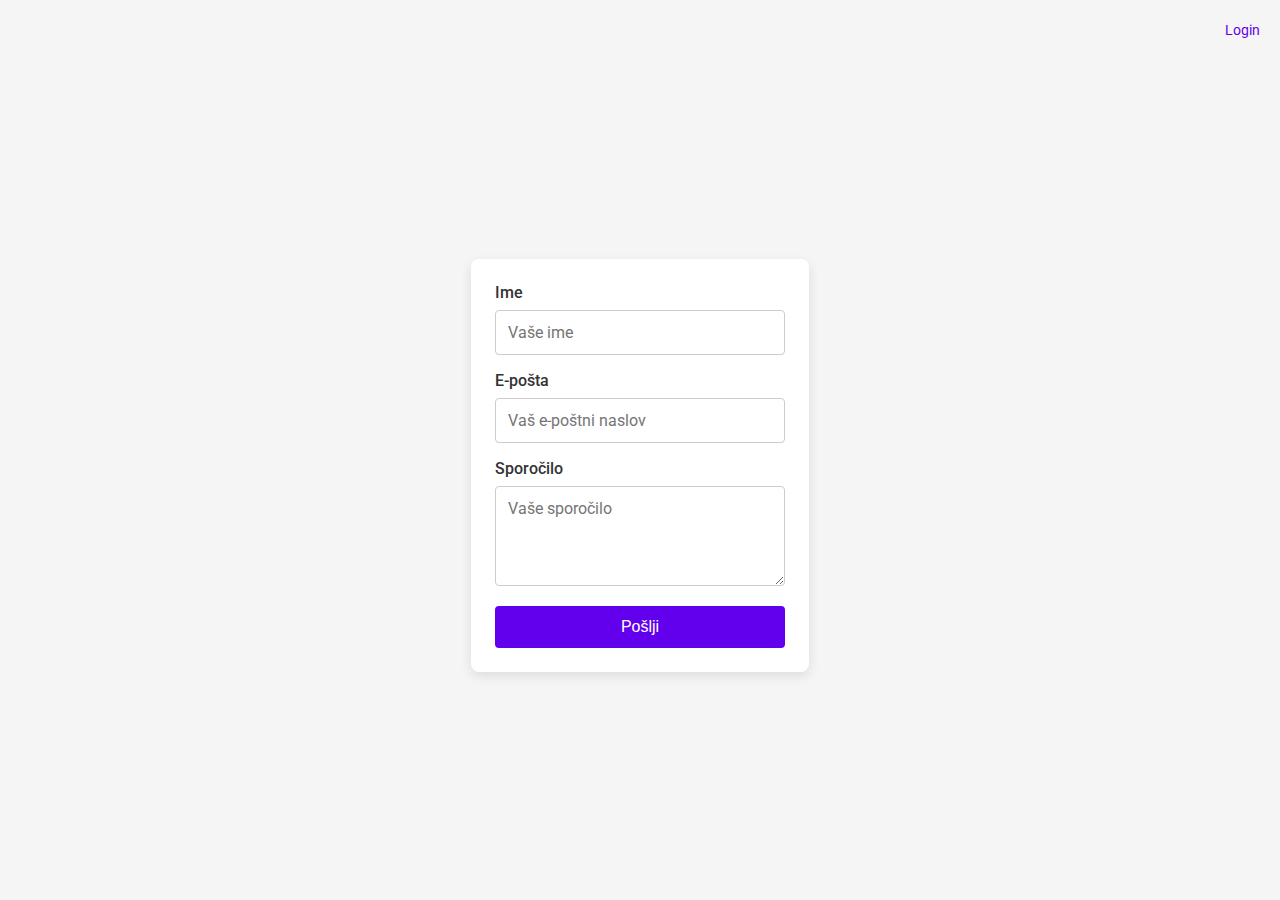
<file: assets/forms/prijavnica-0.html>
<!DOCTYPE html>
<html lang="en">
<head>
    <meta charset="UTF-8">
    <meta name="viewport" content="width=device-width, initial-scale=1.0">
    <title>InoQi EDU - Stran v posodabljanju</title>
    <meta name="description" content="InoQi EDU stran je trenutno v posodabljanju. Pošljite nam sporočilo in vrnite se kasneje za najnovejše vsebine.">
    <meta name="keywords" content="inoqi, InoQi EDU, posodabljanje, izobraževanje, storitve">
    <link href="https://fonts.googleapis.com/css2?family=Roboto:wght@400;500&display=swap" rel="stylesheet">
    <link rel="stylesheet" href="prijavnica.css">
</head>
<body>
    <header>
        <a href="#" id="login-link">Login</a>
    </header>
    <main>
        <form action="sendmail.php" method="POST" class="email-form">
            <div class="form-card">
                <label for="name">Ime</label>
                <input type="text" id="name" name="name" placeholder="Vaše ime" required>
                <label for="email">E-pošta</label>
                <input type="email" id="email" name="email" placeholder="Vaš e-poštni naslov" required>
                <label for="message">Sporočilo</label>
                <textarea id="message" name="message" placeholder="Vaše sporočilo" required></textarea>
                <button type="submit">Pošlji</button>
            </div>
        </form>
    </main>
    <script src="prijavnica.js"></script>
</body>
</html>
</file>
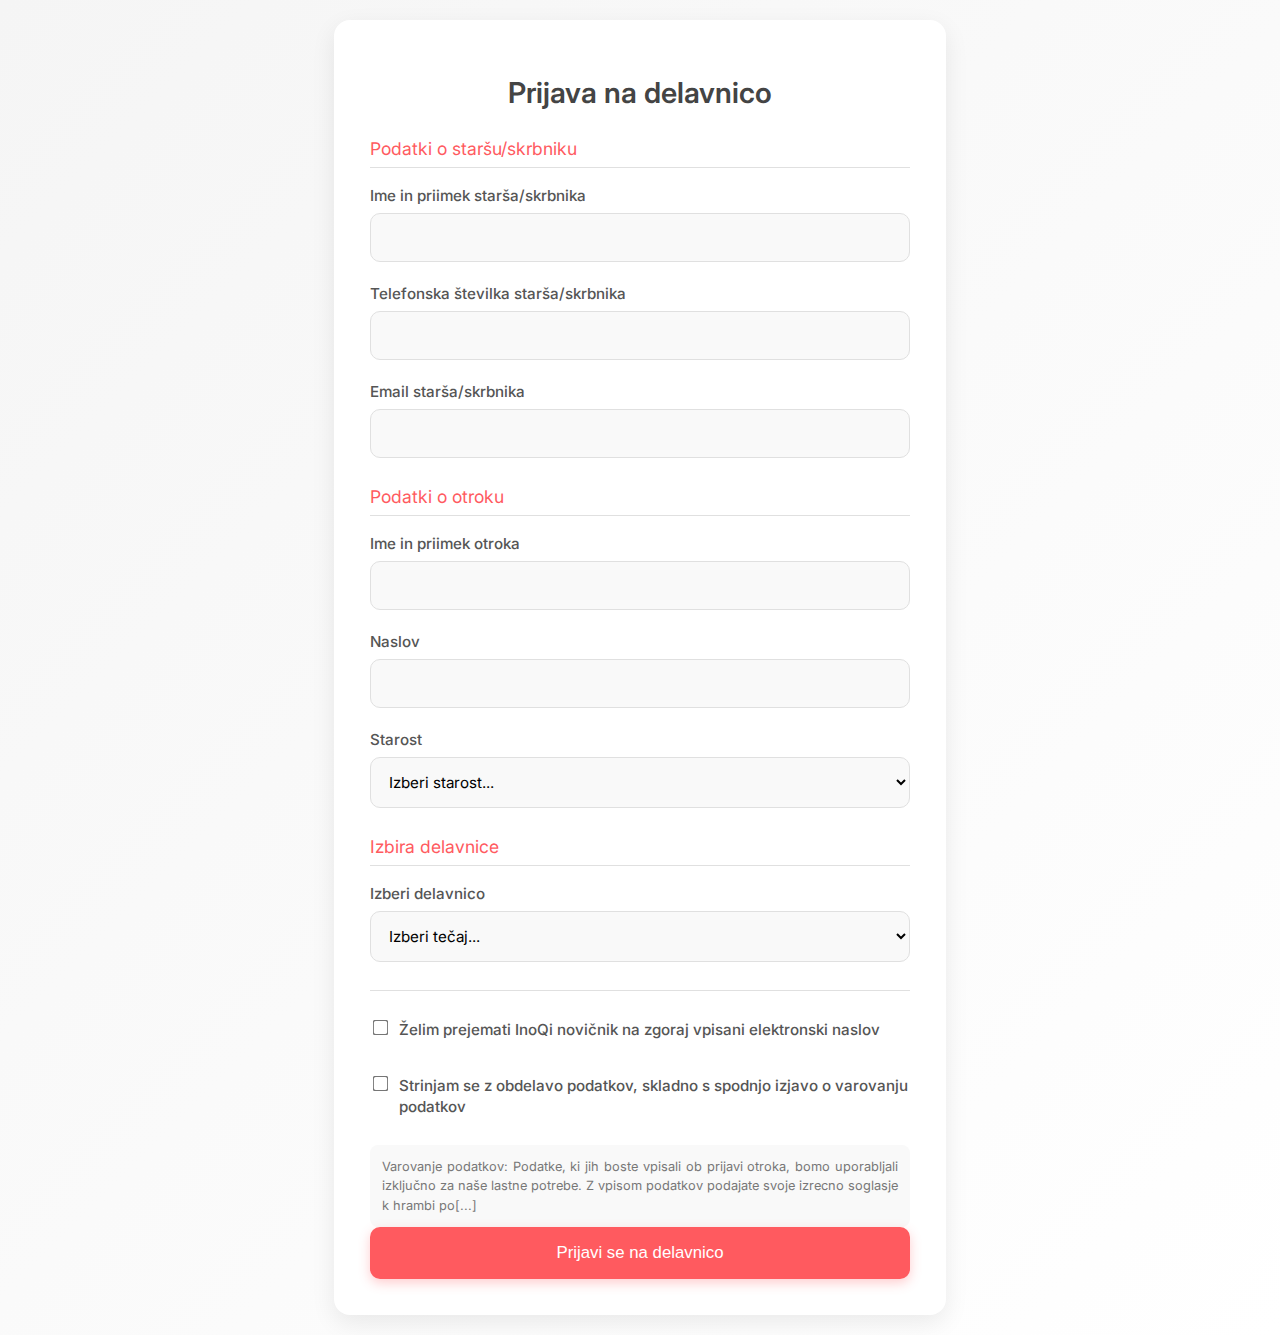
<file: assets/forms/prijavnica-1.html>
<!DOCTYPE html>
<html lang="sl">
<head>
    <meta charset="UTF-8">
    <meta name="viewport" content="width=device-width, initial-scale=1.0">
    <title>InoQi EDU - Prijava</title>
    <link href="https://fonts.googleapis.com/css2?family=Inter:wght@400;500;600&display=swap" rel="stylesheet">
    <style>
        :root {
            --primary-color: #ff5a5f;
            --text-color: #333333;
            --light-gray: #f9f9f9;
            --medium-gray: #e0e0e0;
            --focus-color: #ffdbdd;
            --shadow-color: rgba(0, 0, 0, 0.08);
        }

        body {
            display: flex;
            justify-content: center;
            align-items: center;
            min-height: 100vh;
            margin: 0;
            font-family: 'Inter', sans-serif;
            background-color: #f5f5f5;
            background-image: linear-gradient(135deg, #f5f5f5 0%, #ffffff 100%);
            color: var(--text-color);
            padding: 20px;
            box-sizing: border-box;
        }

        .form-card {
            background-color: #ffffff;
            border-radius: 16px;
            box-shadow: 0 8px 24px var(--shadow-color);
            padding: 36px;
            width: 100%;
            max-width: 540px;
            transition: transform 0.3s ease;
        }

            .form-card:hover {
                transform: translateY(-5px);
            }

        h1 {
            text-align: center;
            margin-bottom: 28px;
            font-size: 1.8rem;
            color: #444;
            font-weight: 600;
        }

        .form-group {
            margin-bottom: 22px;
        }

        label {
            display: block;
            margin-bottom: 8px;
            font-weight: 500;
            color: #555;
            font-size: 0.95rem;
        }

            label strong {
                font-weight: 500;
                color: var(--primary-color);
            }

        input, select, textarea {
            width: 100%;
            padding: 14px;
            border: 1px solid var(--medium-gray);
            border-radius: 10px;
            box-sizing: border-box;
            font-family: 'Inter', sans-serif;
            font-size: 0.95rem;
            background-color: var(--light-gray);
            transition: all 0.2s ease;
        }

            input:focus, select:focus, textarea:focus {
                outline: none;
                border-color: var(--primary-color);
                background-color: white;
                box-shadow: 0 0 0 3px var(--focus-color);
            }

        .checkbox-group {
            display: flex;
            align-items: flex-start;
            margin-bottom: 18px;
            padding: 8px 0;
        }

            .checkbox-group input {
                width: auto;
                margin-right: 12px;
                margin-top: 2px;
                transform: scale(1.2);
                accent-color: var(--primary-color);
            }

            .checkbox-group label {
                margin-bottom: 0;
                line-height: 1.4;
            }

        button {
            width: 100%;
            padding: 16px;
            background-color: var(--primary-color);
            color: white;
            border: none;
            border-radius: 10px;
            cursor: pointer;
            font-size: 1.05rem;
            font-weight: 500;
            transition: all 0.2s ease;
            box-shadow: 0 4px 12px rgba(255, 90, 95, 0.3);
        }

            button:hover {
                background-color: #ff4146;
                transform: translateY(-2px);
                box-shadow: 0 6px 16px rgba(255, 90, 95, 0.4);
            }

            button:active {
                transform: translateY(0);
            }

        .privacy-notice {
            font-size: 0.8rem;
            color: #777;
            margin-top: 20px;
            text-align: justify;
            line-height: 1.5;
            padding: 12px;
            background-color: var(--light-gray);
            border-radius: 8px;
        }

        /* Modal styles */
        .modal {
            display: none;
            position: fixed;
            top: 0;
            left: 0;
            width: 100%;
            height: 100%;
            background-color: rgba(0, 0, 0, 0.5);
            z-index: 1000;
            align-items: center;
            justify-content: center;
        }

        .modal-content {
            background-color: white;
            padding: 30px;
            border-radius: 16px;
            max-width: 400px;
            text-align: center;
            box-shadow: 0 10px 30px rgba(0, 0, 0, 0.2);
            animation: modalAppear 0.3s ease-out;
        }

        @keyframes modalAppear {
            from {
                opacity: 0;
                transform: scale(0.9);
            }

            to {
                opacity: 1;
                transform: scale(1);
            }
        }

        .modal-title {
            color: var(--primary-color);
            margin-bottom: 10px;
        }

        .modal-text {
            margin-bottom: 20px;
            line-height: 1.6;
        }

        .modal-button {
            background-color: var(--primary-color);
            color: white;
            border: none;
            padding: 10px 20px;
            border-radius: 8px;
            cursor: pointer;
            font-weight: 500;
            transition: all 0.2s;
        }

            .modal-button:hover {
                background-color: #ff4146;
            }

        .divider {
            height: 1px;
            background-color: var(--medium-gray);
            margin: 8px 0 20px 0;
        }

        /* Form section styling */
        .form-section {
            margin-bottom: 28px;
        }

        .form-section-title {
            font-size: 1.1rem;
            color: var(--primary-color);
            margin-bottom: 18px;
            padding-bottom: 8px;
            border-bottom: 1px solid var(--medium-gray);
        }
    </style>
</head>
<body>
    <div class="form-card">
        <h1>Prijava na delavnico</h1>

        <form action="sendmail.php" method="POST" id="workshop-form">
            <div class="form-section">
                <div class="form-section-title">Podatki o staršu/skrbniku</div>

                <div class="form-group">
                    <label for="parent_name">Ime in priimek starša/skrbnika</label>
                    <input type="text" id="parent_name" name="parent_name" required>
                </div>

                <div class="form-group">
                    <label for="phone">Telefonska številka starša/skrbnika</label>
                    <input type="tel" id="phone" name="phone" required>
                </div>

                <div class="form-group">
                    <label for="email">Email starša/skrbnika</label>
                    <input type="email" id="email" name="email" required>
                </div>
            </div>

            <div class="form-section">
                <div class="form-section-title">Podatki o otroku</div>

                <div class="form-group">
                    <label for="child_name">Ime in priimek otroka</label>
                    <input type="text" id="child_name" name="child_name" required>
                </div>

                <div class="form-group">
                    <label for="address">Naslov</label>
                    <input type="text" id="address" name="address" required>
                </div>

                <div class="form-group">
                    <label for="age">Starost</label>
                    <select id="age" name="age" required>
                        <option value="" disabled selected>Izberi starost...</option>
                        <option value="8 do 11 let">8 do 11 let</option>
                        <option value="12 do 15 let">12 do 15 let</option>
                    </select>
                </div>
            </div>

            <div class="form-section">
                <div class="form-section-title">Izbira delavnice</div>

                <div class="form-group">
                    <label for="workshop">Izberi delavnico</label>
                    <select id="workshop" name="workshop" required>
                        <option value="" disabled selected>Izberi tečaj...</option>
                        <option value="KIDOKODA*">KIDOKODA*</option>
                        <option value="W2: KIDO XR**">W2: KIDO XR**</option>
                        <option value="W3: KIDO 3D*">W3: KIDO 3D*</option>
                        <option value="W4: INOHEKER**">W4: INOHEKER**</option>
                        <option value="W5: INOQI MASTER Q1***">W5: INOQI MASTER Q1***</option>
                    </select>
                </div>
            </div>

            <div class="divider"></div>

            <div class="checkbox-group">
                <input type="checkbox" id="newsletter" name="newsletter">
                <label for="newsletter">Želim prejemati InoQi novičnik na zgoraj vpisani elektronski naslov</label>
            </div>

            <div class="checkbox-group">
                <input type="checkbox" id="privacy_agreement" name="privacy_agreement" required>
                <label for="privacy_agreement">Strinjam se z obdelavo podatkov, skladno s spodnjo izjavo o varovanju podatkov</label>
            </div>

            <div class="privacy-notice">
                Varovanje podatkov: Podatke, ki jih boste vpisali ob prijavi otroka, bomo uporabljali izključno za naše lastne potrebe. Z vpisom podatkov podajate svoje izrecno soglasje k hrambi po[...]
            </div>

            <button type="submit">Prijavi se na delavnico</button>
        </form>
    </div>

    <!-- Modal window for success/error messages -->
    <div class="modal" id="response-modal">
        <div class="modal-content">
            <h2 class="modal-title" id="modal-title">Uspešna prijava</h2>
            <p class="modal-text" id="modal-message">Prijava je bila uspešno poslana. V kratkem vas bomo obvestili on nadaljnih korakih. Lep pozdrav, InoQi EDU ekipa!</p>
            <button class="modal-button" onclick="closeModal()">V redu</button>
        </div>
    </div>

    <script>
        function showModal(title, message, isSuccess) {
            document.getElementById('modal-title').textContent = title;
            document.getElementById('modal-message').textContent = message;
            document.getElementById('response-modal').style.display = 'flex';

            if (!isSuccess) {
                document.getElementById('modal-title').style.color = '#e74c3c';
            } else {
                document.getElementById('modal-title').style.color = '#ff5a5f';
            }
        }

        function closeModal() {
            document.getElementById('response-modal').style.display = 'none';
        }

        document.getElementById('workshop-form').addEventListener('submit', function (e) {
            e.preventDefault();

            // Validate form fields
            var requiredFields = this.querySelectorAll('[required]');
            for (var i = 0; i < requiredFields.length; i++) {
                if (!requiredFields[i].value) {
                    showModal('Napaka', 'Prosimo, izpolnite vsa obvezna polja.', false);
                    return false;
                }
            }

            // Email validation
            var emailInput = document.getElementById('email');
            var emailRegex = /^[^\s@]+@[^\s@]+\.[^\s@]+$/;
            if (!emailRegex.test(emailInput.value)) {
                showModal('Napaka', 'Prosimo, vnesite veljaven email naslov.', false);
                return false;
            }

            // Checkbox validation
            var privacyCheckbox = document.getElementById('privacy_agreement');
            if (!privacyCheckbox.checked) {
                showModal('Napaka', 'Prosimo, potrdite strinjanje z obdelavo podatkov.', false);
                return false;
            }

            // Submit the form via AJAX
            var formData = new FormData(this);

            fetch('sendmail.php', {
                method: 'POST',
                body: formData
            })
                .then(response => response.text())
                .then(data => {
                    if (data.includes('uspešno')) {
                        showModal('Uspešna prijava', 'Prijava je bila uspešno poslana. V kratkem vas bomo obvestili on nadaljnih korakih. Lep pozdrav, InoQi EDU ekipa!', true);
                        this.reset();
                    } else {
                        showModal('Napaka', 'Napaka pri pošiljanju prijave. Prosimo, poskusite ponovno.', false);
                    }
                })
                .catch(error => {
                    showModal('Napaka', 'Napaka pri pošiljanju prijave. Prosimo, poskusite ponovno.', false);
                });

            return false;
        });
    </script>
</body>
</html>
</file>
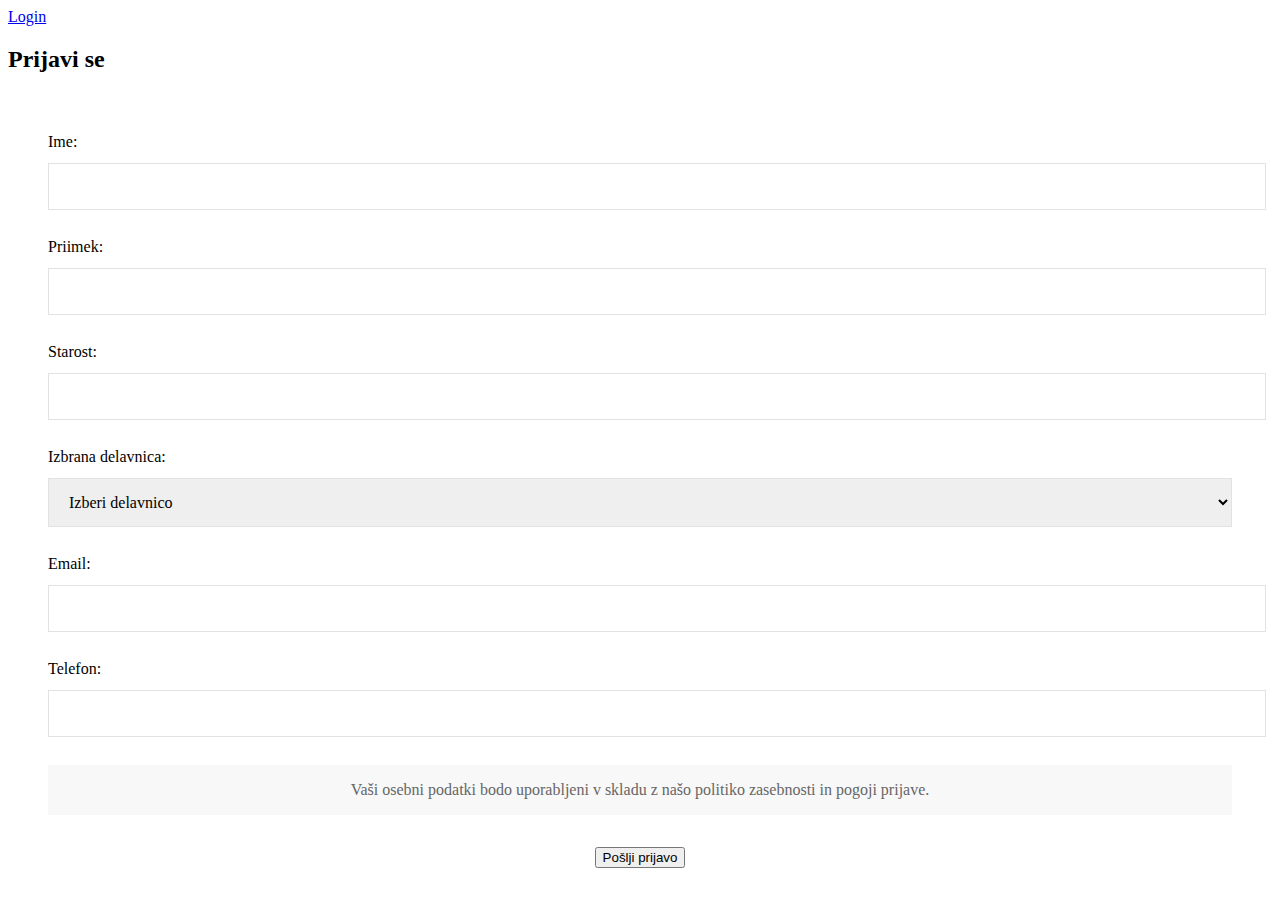
<file: assets/forms/OLD/Example_content.html>
<!DOCTYPE html>
<html lang="en">
<head>
    <meta charset="UTF-8">
    <meta name="viewport" content="width=device-width, initial-scale=1.0">
    <title>Prijavnica</title>
    <meta name="description" content="Prijavnica za InoQi EDU delavnice.">
    <meta name="keywords" content="inoqi, InoQi EDU, izobraževanje, storitve">
    <link href="https://fonts.googleapis.com/css2?family=Roboto:wght@400;500&display=swap" rel="stylesheet">
    <link rel="stylesheet" href="Example_content.css">
</head>
<body>
    <header>
        <a href="#" id="login-link">Login</a>
    </header>
    <main>
           <div class="form-wrapper">
                <h2>Prijavi se</h2>
                <form class="application-form">
                    <div class="form-row">
                        <label for="name">Ime:</label>
                        <input type="text" id="name" name="name" required>
                    </div>
                    <div class="form-row">
                        <label for="surname">Priimek:</label>
                        <input type="text" id="surname" name="surname" required>
                    </div>
                    <div class="form-row">
                        <label for="age">Starost:</label>
                        <input type="number" id="age" name="age" min="6" max="99" required>
                    </div>
                    <div class="form-row">
                        <label for="workshop">Izbrana delavnica:</label>
                        <select id="workshop" name="workshop" required>
                            <option value="">Izberi delavnico</option>
                            <option value="KidoKoda">KidoKoda</option>
                            <option value="Prvi koraki">Prvi virtualni koraki</option>
                            <option value="Robotske avanture">Robotske avanture</option>
                            <option value="3D umetniki">3D umetniki</option>
                            <option value="XR svetovi">XR svetovi</option>
                        </select>
                    </div>
                    <div class="form-row">
                        <label for="email">Email:</label>
                        <input type="email" id="email" name="email" required>
                    </div>
                    <div class="form-row">
                        <label for="phone">Telefon:</label>
                        <input type="tel" id="phone" name="phone" required>
                    </div>
                    <div class="disclaimer">
                        Vaši osebni podatki bodo uporabljeni v skladu z našo politiko zasebnosti in pogoji prijave.
                    </div>
                    <div class="form-actions">
                        <button type="submit" class="button">Pošlji prijavo</button>
                    </div>
                </form>
            </div>
    </main>
</body>
</html>
</file>
<file: assets/forms/prijavnica.css>
body {
    display: flex;
    flex-direction: column;
    align-items: center;
    justify-content: center;
    min-height: 100vh;
    margin: 0;
    font-family: 'Roboto', sans-serif;
    background-color: #f5f5f5;
    color: #212121;
}

header {
    position: absolute;
    top: 20px;
    right: 20px;
}

#login-link {
    font-size: 0.9rem;
    color: #6200ee;
    text-decoration: none;
}

#login-link:hover {
    text-decoration: underline;
}

main {
    display: flex;
    flex-direction: column;
    align-items: center;
    max-width: 800px;
    margin: 0 auto;
}

.logo {
    width: 50%;
    height: auto;
    filter: drop-shadow(0 4px 8px rgba(0,0,0,0.1));
}

h1 {
    font-size: 1.5rem;
    margin-top: 20px;
    text-align: center;
}

.email-form {
    width: 100%;
    max-width: 400px;
    margin-top: 30px;
}

.form-card {
    background-color: #ffffff;
    padding: 24px;
    border-radius: 8px;
    box-shadow: 0 4px 12px rgba(0, 0, 0, 0.1);
}

.email-form label {
    display: block;
    margin-bottom: 8px;
    font-weight: 500;
    color: #333;
}

.email-form input,
.email-form textarea {
    width: 100%;
    padding: 12px; /* Consistent padding on all sides */
    margin-bottom: 16px;
    border: 1px solid #ccc;
    border-radius: 4px;
    font-family: 'Roboto', sans-serif;
    font-size: 1rem;
    box-sizing: border-box; /* Ensures padding doesn’t increase width */
}

.email-form textarea {
    resize: vertical;
    min-height: 100px;
}

.email-form button {
    width: 100%;
    padding: 12px;
    background-color: #6200ee;
    color: #fff;
    border: none;
    border-radius: 4px;
    cursor: pointer;
    font-weight: 500;
    font-size: 1rem;
    transition: background-color 0.3s ease;
}

.email-form button:hover {
    background-color: #3700b3;
}
</file>
<file: assets/forms/OLD/Example_content.css>
/* ========================================
   FORM STYLES
   ======================================== */
.form-wrapper {
    max-width: var(--form-max);
    margin: 0 auto;
}

.application-form,
.contact-form {
    background: var(--white);
    padding: 2.5rem;
    border-radius: var(--radius-lg);
    box-shadow: var(--shadow);
}

.form-row {
    margin-bottom: 1.75rem;
}

    .form-row label {
        display: block;
        margin-bottom: 0.75rem;
        font-weight: 500;
        color: var(--secondary);
    }

    .form-row input,
    .form-row select,
    .form-row textarea {
        width: 100%;
        padding: 0.85rem 1rem;
        border: 1px solid #e2e2e2;
        border-radius: var(--radius);
        font-size: 1rem;
        font-family: inherit;
        transition: border-color var(--trans), box-shadow var(--trans);
    }

        .form-row input:focus,
        .form-row select:focus,
        .form-row textarea:focus {
            outline: none;
            border-color: #d8d8d8;
            box-shadow: 0 0 0 3px rgba(0, 0, 0, 0.05);
        }

        .form-row input.error,
        .form-row select.error,
        .form-row textarea.error {
            border-color: var(--primary);
            background-color: rgba(255, 90, 95, 0.05);
        }

    .form-row textarea {
        resize: vertical;
        min-height: 120px;
    }

.disclaimer {
    font-size: var(--fs-small);
    color: #666;
    text-align: center;
    margin: 1.5rem 0;
    padding: 1rem;
    background: #f8f8f8;
    border-radius: var(--radius);
}

.form-actions {
    display: flex;
    justify-content: center;
    margin-top: 2rem;
}
</file>
